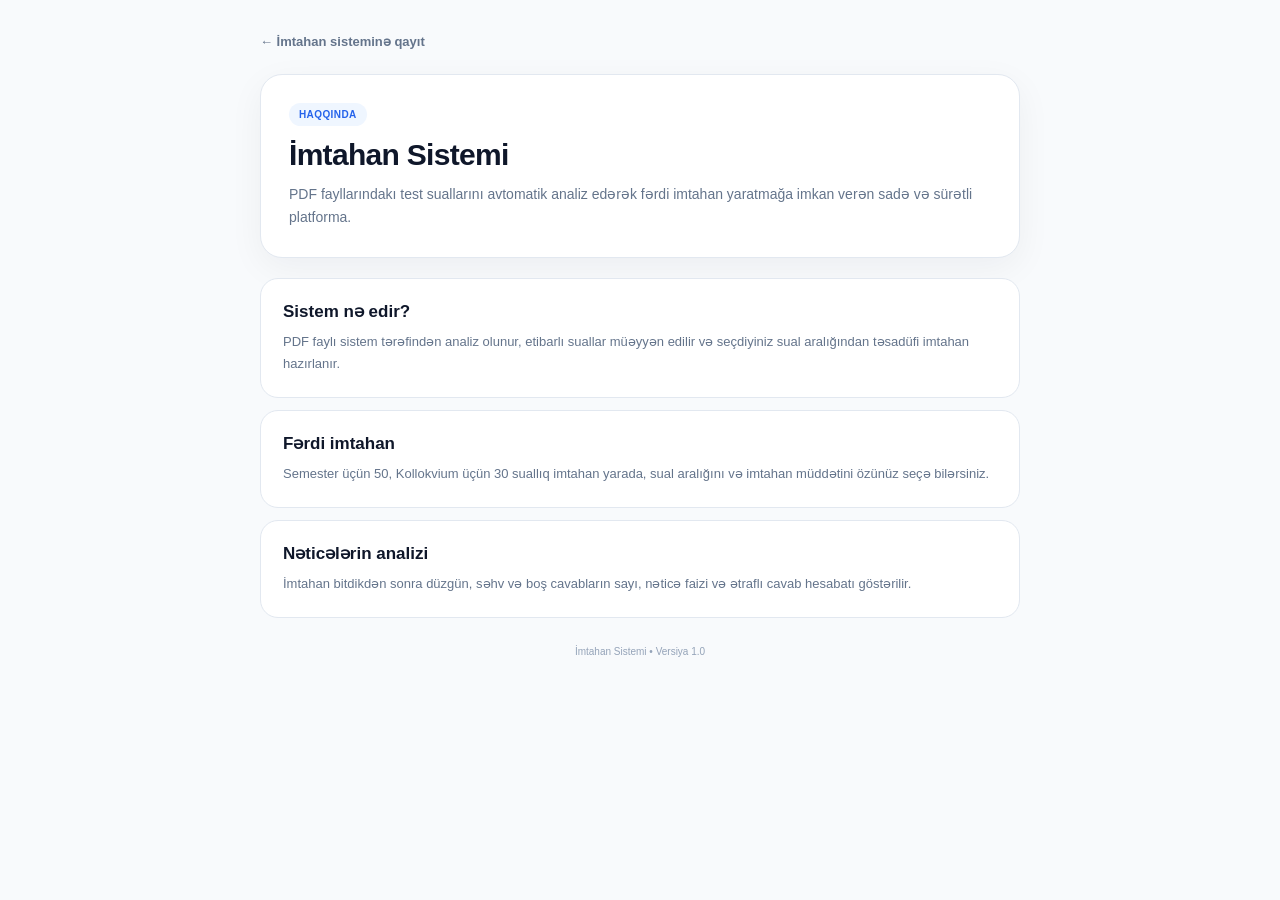
<file: pages/about.html>
<!DOCTYPE html>
<html lang="az">

<head>
    <meta charset="UTF-8">

    <meta
        name="viewport"
        content="width=device-width, initial-scale=1.0"
    >

    <title>İmtahan Sistemi</title>

    <link
        rel="stylesheet"
        href="../css/pages.css"
    >
</head>

<body>

<main class="page-shell">

    <!-- ================================================
         BACK
    ================================================= -->

    <div class="page-top">

        <a
            href="../index.html"
            class="page-back"
            data-i18n="about.back"
        >
            ← İmtahan sisteminə qayıt
        </a>

    </div>


    <!-- ================================================
         HERO
    ================================================= -->

    <section class="page-hero">

        <span
            class="page-badge"
            data-i18n="about.badge"
        >
            Haqqında
        </span>

        <h1 data-i18n="about.title">
            İmtahan Sistemi
        </h1>

        <p data-i18n="about.description">
            PDF fayllarındakı test suallarını avtomatik
            analiz edərək fərdi imtahan yaratmağa imkan
            verən sadə və sürətli platforma.
        </p>

    </section>


    <!-- ================================================
         SYSTEM
    ================================================= -->

    <section class="page-card">

        <h2 data-i18n="about.system.title">
            Sistem nə edir?
        </h2>

        <p data-i18n="about.system.description">
            PDF faylı sistem tərəfindən analiz olunur,
            etibarlı suallar müəyyən edilir və seçdiyiniz
            sual aralığından təsadüfi imtahan hazırlanır.
        </p>

    </section>


    <!-- ================================================
         PERSONAL EXAM
    ================================================= -->

    <section class="page-card">

        <h2 data-i18n="about.personal.title">
            Fərdi imtahan
        </h2>

        <p data-i18n="about.personal.description">
            Semester üçün 50, Kollokvium üçün 30 suallıq
            imtahan yarada, sual aralığını və imtahan
            müddətini özünüz seçə bilərsiniz.
        </p>

    </section>


    <!-- ================================================
         RESULTS
    ================================================= -->

    <section class="page-card">

        <h2 data-i18n="about.results.title">
            Nəticələrin analizi
        </h2>

        <p data-i18n="about.results.description">
            İmtahan bitdikdən sonra düzgün, səhv və boş
            cavabların sayı, nəticə faizi və ətraflı
            cavab hesabatı göstərilir.
        </p>

    </section>


    <!-- ================================================
         FOOTER
    ================================================= -->

    <footer
        class="page-footer"
        data-i18n="about.footer"
    >
        İmtahan Sistemi • Versiya 1.0
    </footer>

</main>


<!-- LANGUAGE SYSTEM -->

<script src="../js/language.js"></script>

</body>

</html>
</file>
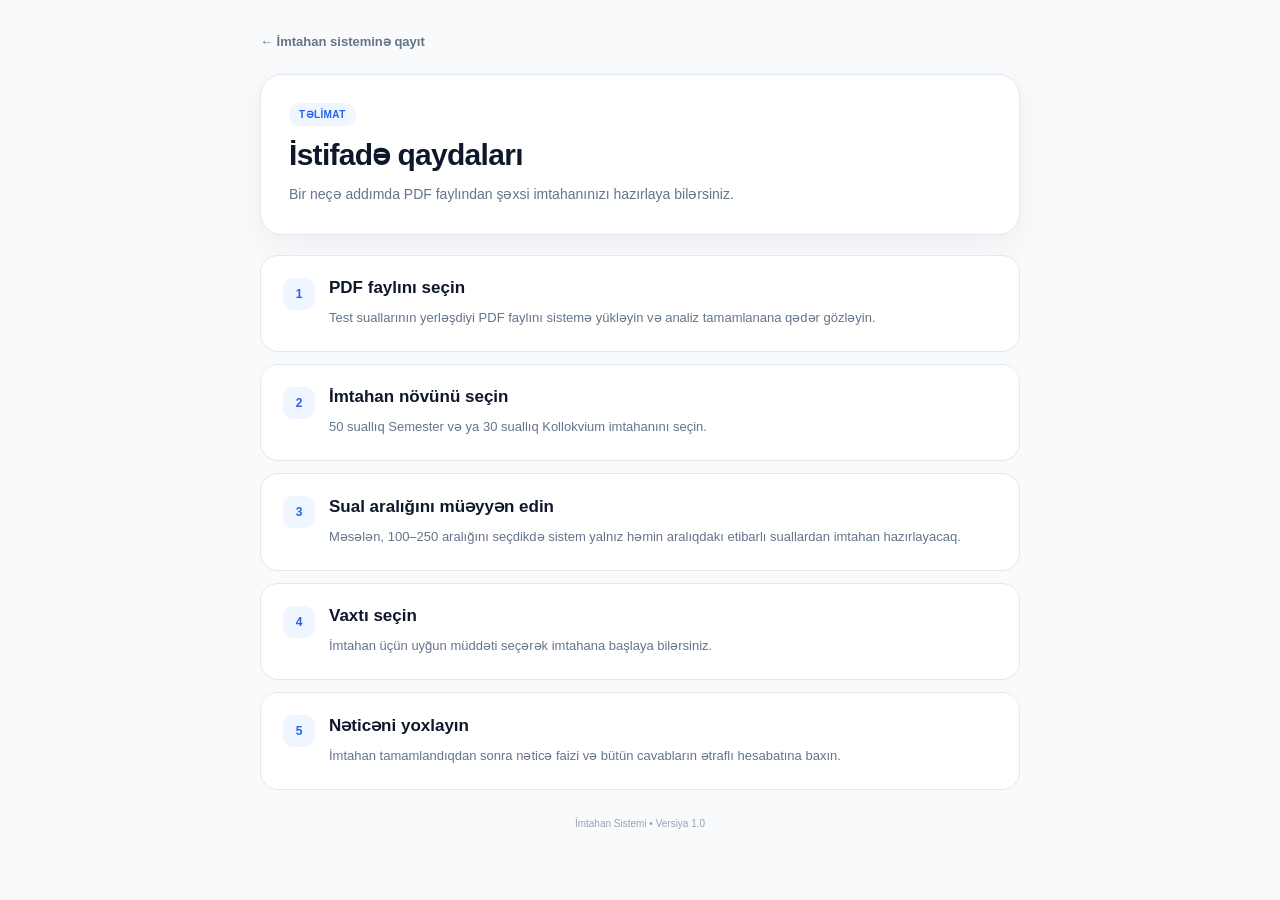
<file: pages/guide.html>
<!DOCTYPE html>
<html lang="az">

<head>
    <meta charset="UTF-8">

    <meta
        name="viewport"
        content="width=device-width, initial-scale=1.0"
    >

    <title>İstifadə qaydaları — İmtahan Sistemi</title>

    <link
        rel="stylesheet"
        href="../css/pages.css"
    >
</head>

<body data-title-i18n="guide.title">

<main class="page-shell">

    <!-- BACK -->

    <div class="page-top">

        <a
            href="../index.html"
            class="page-back"
            data-i18n="guide.back"
        >
            ← İmtahan sisteminə qayıt
        </a>

    </div>


    <!-- HERO -->

    <section class="page-hero">

        <span
            class="page-badge"
            data-i18n="guide.badge"
        >
            Təlimat
        </span>

        <h1 data-i18n="guide.title">
            İstifadə qaydaları
        </h1>

        <p data-i18n="guide.description">
            Bir neçə addımda PDF faylından şəxsi
            imtahanınızı hazırlaya bilərsiniz.
        </p>

    </section>


    <!-- STEP 1 -->

    <section class="page-card guide-step">

        <span class="guide-number">
            1
        </span>

        <div>

            <h2 data-i18n="guide.step1.title">
                PDF faylını seçin
            </h2>

            <p data-i18n="guide.step1.description">
                Test suallarının yerləşdiyi PDF faylını
                sistemə yükləyin və analiz tamamlanana
                qədər gözləyin.
            </p>

        </div>

    </section>


    <!-- STEP 2 -->

    <section class="page-card guide-step">

        <span class="guide-number">
            2
        </span>

        <div>

            <h2 data-i18n="guide.step2.title">
                İmtahan növünü seçin
            </h2>

            <p data-i18n="guide.step2.description">
                50 suallıq Semester və ya 30 suallıq
                Kollokvium imtahanını seçin.
            </p>

        </div>

    </section>


    <!-- STEP 3 -->

    <section class="page-card guide-step">

        <span class="guide-number">
            3
        </span>

        <div>

            <h2 data-i18n="guide.step3.title">
                Sual aralığını müəyyən edin
            </h2>

            <p data-i18n="guide.step3.description">
                Məsələn, 100–250 aralığını seçdikdə
                sistem yalnız həmin aralıqdakı etibarlı
                suallardan imtahan hazırlayacaq.
            </p>

        </div>

    </section>


    <!-- STEP 4 -->

    <section class="page-card guide-step">

        <span class="guide-number">
            4
        </span>

        <div>

            <h2 data-i18n="guide.step4.title">
                Vaxtı seçin
            </h2>

            <p data-i18n="guide.step4.description">
                İmtahan üçün uyğun müddəti seçərək
                imtahana başlaya bilərsiniz.
            </p>

        </div>

    </section>


    <!-- STEP 5 -->

    <section class="page-card guide-step">

        <span class="guide-number">
            5
        </span>

        <div>

            <h2 data-i18n="guide.step5.title">
                Nəticəni yoxlayın
            </h2>

            <p data-i18n="guide.step5.description">
                İmtahan tamamlandıqdan sonra nəticə
                faizi və bütün cavabların ətraflı
                hesabatına baxın.
            </p>

        </div>

    </section>


    <!-- FOOTER -->

    <footer
        class="page-footer"
        data-i18n="guide.footer"
    >
        İmtahan Sistemi • Versiya 1.0
    </footer>

</main>


<!-- LANGUAGE SYSTEM -->

<script src="../js/language.js"></script>

</body>

</html>
</file>
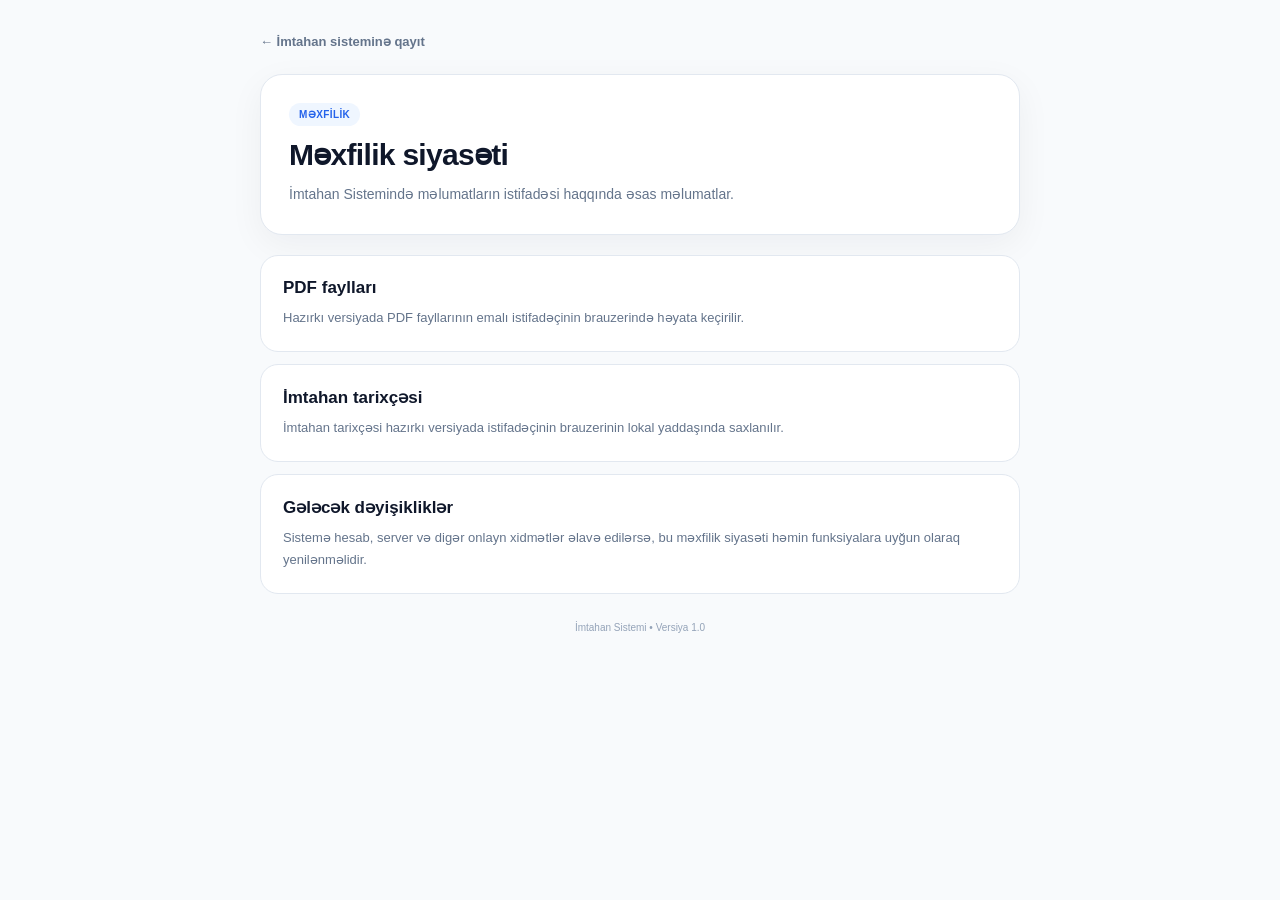
<file: pages/privacy.html>
<!DOCTYPE html>
<html lang="az">

<head>
    <meta charset="UTF-8">

    <meta
        name="viewport"
        content="width=device-width, initial-scale=1.0"
    >

    <title>Məxfilik siyasəti — İmtahan Sistemi</title>

    <link
        rel="stylesheet"
        href="../css/pages.css"
    >
</head>

<body data-title-i18n="privacy.title">

<main class="page-shell">

    <!-- ================================================
         BACK
    ================================================= -->

    <div class="page-top">

        <a
            href="../index.html"
            class="page-back"
            data-i18n="privacy.back"
        >
            ← İmtahan sisteminə qayıt
        </a>

    </div>


    <!-- ================================================
         HERO
    ================================================= -->

    <section class="page-hero">

        <span
            class="page-badge"
            data-i18n="privacy.badge"
        >
            Məxfilik
        </span>

        <h1 data-i18n="privacy.title">
            Məxfilik siyasəti
        </h1>

        <p data-i18n="privacy.description">
            İmtahan Sistemində məlumatların istifadəsi
            haqqında əsas məlumatlar.
        </p>

    </section>


    <!-- ================================================
         PDF FILES
    ================================================= -->

    <section class="page-card">

        <h2 data-i18n="privacy.pdf.title">
            PDF faylları
        </h2>

        <p data-i18n="privacy.pdf.description">
            Hazırkı versiyada PDF fayllarının emalı
            istifadəçinin brauzerində həyata keçirilir.
        </p>

    </section>


    <!-- ================================================
         EXAM HISTORY
    ================================================= -->

    <section class="page-card">

        <h2 data-i18n="privacy.history.title">
            İmtahan tarixçəsi
        </h2>

        <p data-i18n="privacy.history.description">
            İmtahan tarixçəsi hazırkı versiyada
            istifadəçinin brauzerinin lokal yaddaşında
            saxlanılır.
        </p>

    </section>


    <!-- ================================================
         FUTURE CHANGES
    ================================================= -->

    <section class="page-card">

        <h2 data-i18n="privacy.future.title">
            Gələcək dəyişikliklər
        </h2>

        <p data-i18n="privacy.future.description">
            Sistemə hesab, server və digər onlayn
            xidmətlər əlavə edilərsə, bu məxfilik
            siyasəti həmin funksiyalara uyğun olaraq
            yenilənməlidir.
        </p>

    </section>


    <!-- ================================================
         FOOTER
    ================================================= -->

    <footer
        class="page-footer"
        data-i18n="privacy.footer"
    >
        İmtahan Sistemi • Versiya 1.0
    </footer>

</main>


<!-- ================================================
     LANGUAGE SYSTEM
================================================= -->

<script src="../js/language.js"></script>

</body>

</html>
</file>
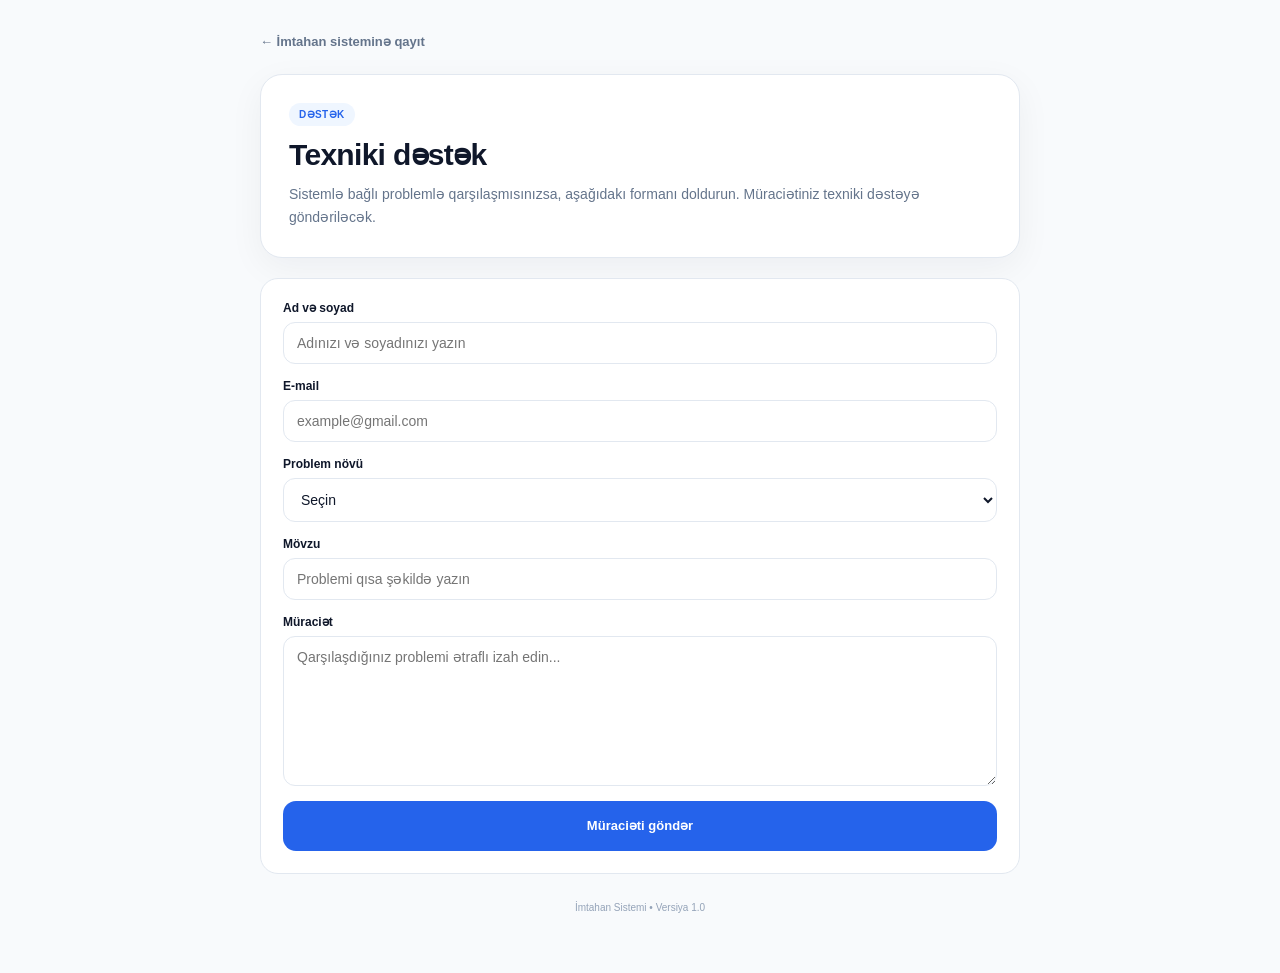
<file: pages/support.html>
<!DOCTYPE html>
<html lang="az">

<head>
    <meta charset="UTF-8">

    <meta
        name="viewport"
        content="width=device-width, initial-scale=1.0"
    >

    <title>Texniki dəstək — İmtahan Sistemi</title>

    <link
        rel="stylesheet"
        href="../css/pages.css"
    >
</head>

<body data-title-i18n="support.title">

<main class="page-shell">

    <!-- ================================================
         BACK
    ================================================= -->

    <div class="page-top">

        <a
            href="../index.html"
            class="page-back"
            data-i18n="support.back"
        >
            ← İmtahan sisteminə qayıt
        </a>

    </div>


    <!-- ================================================
         HERO
    ================================================= -->

    <section class="page-hero">

        <span
            class="page-badge"
            data-i18n="support.badge"
        >
            Dəstək
        </span>

        <h1 data-i18n="support.title">
            Texniki dəstək
        </h1>

        <p data-i18n="support.description">
            Sistemlə bağlı problemlə qarşılaşmısınızsa,
            aşağıdakı formanı doldurun. Müraciətiniz
            texniki dəstəyə göndəriləcək.
        </p>

    </section>


    <!-- ================================================
         SUPPORT FORM
    ================================================= -->

    <section class="page-card">

        <form
            id="supportForm"
            class="support-form"
        >

            <!-- NAME -->

            <div class="form-field">

                <label
                    for="supportName"
                    data-i18n="support.name.label"
                >
                    Ad və soyad
                </label>

                <input
                    type="text"
                    id="supportName"
                    name="name"
                    placeholder="Adınızı və soyadınızı yazın"
                    data-i18n-placeholder="support.name.placeholder"
                    autocomplete="name"
                    maxlength="100"
                    required
                >

            </div>


            <!-- EMAIL -->

            <div class="form-field">

                <label
                    for="supportEmail"
                    data-i18n="support.email.label"
                >
                    E-mail
                </label>

                <input
                    type="email"
                    id="supportEmail"
                    name="email"
                    placeholder="example@gmail.com"
                    data-i18n-placeholder="support.email.placeholder"
                    autocomplete="email"
                    maxlength="150"
                    required
                >

            </div>


            <!-- CATEGORY -->

            <div class="form-field">

                <label
                    for="supportCategory"
                    data-i18n="support.category.label"
                >
                    Problem növü
                </label>

                <select
                    id="supportCategory"
                    name="category"
                    required
                >

                    <option
                        value=""
                        data-i18n="support.category.choose"
                    >
                        Seçin
                    </option>

                    <option
                        value="PDF problemi"
                        data-i18n="support.category.pdf"
                    >
                        PDF problemi
                    </option>

                    <option
                        value="Sualların çıxarılması"
                        data-i18n="support.category.questions"
                    >
                        Sualların çıxarılması
                    </option>

                    <option
                        value="İmtahan problemi"
                        data-i18n="support.category.exam"
                    >
                        İmtahan problemi
                    </option>

                    <option
                        value="Nəticə problemi"
                        data-i18n="support.category.result"
                    >
                        Nəticə problemi
                    </option>

                    <option
                        value="Sayt problemi"
                        data-i18n="support.category.website"
                    >
                        Sayt problemi
                    </option>

                    <option
                        value="Təklif"
                        data-i18n="support.category.suggestion"
                    >
                        Təklif
                    </option>

                    <option
                        value="Digər"
                        data-i18n="support.category.other"
                    >
                        Digər
                    </option>

                </select>

            </div>


            <!-- SUBJECT -->

            <div class="form-field">

                <label
                    for="supportSubject"
                    data-i18n="support.subject.label"
                >
                    Mövzu
                </label>

                <input
                    type="text"
                    id="supportSubject"
                    name="subject"
                    placeholder="Problemi qısa şəkildə yazın"
                    data-i18n-placeholder="support.subject.placeholder"
                    maxlength="150"
                    required
                >

            </div>


            <!-- MESSAGE -->

            <div class="form-field">

                <label
                    for="supportMessage"
                    data-i18n="support.message.label"
                >
                    Müraciət
                </label>

                <textarea
                    id="supportMessage"
                    name="message"
                    placeholder="Qarşılaşdığınız problemi ətraflı izah edin..."
                    data-i18n-placeholder="support.message.placeholder"
                    maxlength="3000"
                    required
                ></textarea>

            </div>


            <!--
            =================================================
            FORMSPREE

            Bunu tərcümə etmirik.
            İstifadəçi görmür və gələn e-mailin mövzusunun
            sabit qalması daha yaxşıdır.
            =================================================
            -->

            <input
                type="hidden"
                name="_subject"
                value="PDF İmtahan Sistemi — Yeni texniki dəstək müraciəti"
            >


            <!-- SUBMIT -->

            <button
                type="submit"
                id="supportSubmit"
                class="support-submit"
                data-i18n="support.submit"
            >
                Müraciəti göndər
            </button>

        </form>

    </section>


    <!-- ================================================
         FOOTER
    ================================================= -->

    <footer
        class="page-footer"
        data-i18n="support.footer"
    >
        İmtahan Sistemi • Versiya 1.0
    </footer>

</main>


<!-- ================================================
     SUCCESS MODAL
================================================= -->

<div
    id="supportSuccessModal"
    class="support-success-modal"
    aria-hidden="true"
>

    <div class="support-success-card">

        <div
            class="success-check"
            aria-hidden="true"
        >
            ✓
        </div>


        <h2 data-i18n="support.success.title">
            Müraciət göndərildi!
        </h2>


        <p data-i18n="support.success.description">
            Müraciətiniz uğurla texniki dəstəyə çatdırıldı.
            Ən qısa zamanda nəzərdən keçiriləcək.
        </p>


        <button
            type="button"
            id="supportSuccessClose"
            class="success-close-button"
            data-i18n="support.success.close"
        >
            Bağla
        </button>

    </div>

</div>


<!-- ================================================
     SCRIPTS
================================================= -->

<script src="../js/language.js"></script>

<script src="../js/support.js"></script>

</body>

</html>
</file>
<file: css/pages.css>
/* =========================================
   STATIC PAGES
========================================= */

* {
    box-sizing: border-box;
}

body {
    margin: 0;
    background: #f8fafc;
    color: #0f172a;
    font-family:
        -apple-system,
        BlinkMacSystemFont,
        "Segoe UI",
        sans-serif;
}

.page-shell {
    width: min(100% - 32px, 760px);
    margin: 0 auto;
    padding: 32px 0 60px;
}

.page-top {
    margin-bottom: 24px;
}

.page-back {
    display: inline-flex;
    align-items: center;
    gap: 7px;

    color: #64748b;

    font-size: 13px;
    font-weight: 700;

    text-decoration: none;
}

.page-back:hover {
    color: #2563eb;
}

.page-hero {
    margin-top: 22px;
    margin-bottom: 20px;

    padding: 28px;

    background: #ffffff;

    border: 1px solid #e2e8f0;
    border-radius: 22px;

    box-shadow:
        0 10px 35px
        rgba(15, 23, 42, 0.05);
}

.page-badge {
    display: inline-flex;

    margin-bottom: 12px;
    padding: 6px 10px;

    border-radius: 999px;

    background: #eff6ff;
    color: #2563eb;

    font-size: 10px;
    font-weight: 800;

    letter-spacing: .4px;
    text-transform: uppercase;
}

.page-hero h1 {
    margin: 0;

    font-size: 30px;
    line-height: 1.15;
    letter-spacing: -0.7px;
}

.page-hero p {
    margin: 10px 0 0;

    color: #64748b;

    font-size: 14px;
    line-height: 1.65;
}

.page-card {
    margin-top: 14px;
    padding: 22px;

    background: #ffffff;

    border: 1px solid #e2e8f0;
    border-radius: 18px;
}

.page-card h2 {
    margin: 0 0 9px;

    font-size: 17px;
}

.page-card p {
    margin: 0;

    color: #64748b;

    font-size: 13px;
    line-height: 1.7;
}

.page-card + .page-card {
    margin-top: 12px;
}


/* SUPPORT FORM */

.support-form {
    display: grid;
    gap: 15px;
}

.form-field {
    display: flex;
    flex-direction: column;
    gap: 7px;
}

.form-field label {
    font-size: 12px;
    font-weight: 750;
}

.form-field input,
.form-field select,
.form-field textarea {
    width: 100%;

    border: 1.5px solid #e2e8f0;
    border-radius: 12px;

    background: #ffffff;
    color: #0f172a;

    padding: 12px 13px;

    outline: none;

    font: inherit;
    font-size: 14px;

    transition: .2s ease;
}

.form-field textarea {
    min-height: 150px;
    resize: vertical;
}

.form-field input:focus,
.form-field select:focus,
.form-field textarea:focus {
    border-color: #2563eb;

    box-shadow:
        0 0 0 3px
        #dbeafe;
}

.support-submit {
    min-height: 50px;

    border: none;
    border-radius: 13px;

    background: #2563eb;
    color: #ffffff;

    font-size: 13px;
    font-weight: 800;

    cursor: pointer;
}

.support-submit:hover {
    background: #1d4ed8;
}


/* GUIDE */

.guide-step {
    display: flex;
    gap: 14px;
}

.guide-number {
    flex: 0 0 auto;

    width: 32px;
    height: 32px;

    display: grid;
    place-items: center;

    border-radius: 10px;

    background: #eff6ff;
    color: #2563eb;

    font-size: 12px;
    font-weight: 900;
}


/* FOOTER */

.page-footer {
    padding-top: 28px;

    color: #94a3b8;

    text-align: center;

    font-size: 10px;
}


/* MOBILE */

@media (max-width: 600px) {

    .page-shell {
        width: min(100% - 24px, 760px);
        padding-top: 18px;
    }

    .page-hero {
        padding: 22px 18px;
        border-radius: 18px;
    }

    .page-hero h1 {
        font-size: 25px;
    }

    .page-hero p {
        font-size: 12px;
    }

    .page-card {
        padding: 18px 16px;
        border-radius: 16px;
    }

}


/* =========================================
   SUPPORT STATUS
========================================= */

.support-message {
    display: none;

    padding: 12px 14px;

    border-radius: 12px;

    font-size: 12px;
    font-weight: 650;
    line-height: 1.5;
}

.support-message:not(:empty) {
    display: block;
}

.support-message.success {
    border: 1px solid #bbf7d0;

    background: #f0fdf4;
    color: #15803d;
}

.support-message.error {
    border: 1px solid #fecaca;

    background: #fef2f2;
    color: #b91c1c;
}

.support-submit:disabled {
    opacity: 0.65;
    cursor: not-allowed;
}


/* =========================================
   SUPPORT SUCCESS MODAL
========================================= */

.support-success-modal {
    position: fixed;
    inset: 0;

    z-index: 9999;

    display: flex;
    align-items: center;
    justify-content: center;

    padding: 20px;

    background: rgba(15, 23, 42, 0.42);

    backdrop-filter: blur(7px);
    -webkit-backdrop-filter: blur(7px);

    opacity: 0;
    visibility: hidden;
    pointer-events: none;

    transition:
        opacity 0.25s ease,
        visibility 0.25s ease;
}

.support-success-modal.open {
    opacity: 1;
    visibility: visible;
    pointer-events: auto;
}

.support-success-card {
    width: min(100%, 390px);

    padding: 34px 25px 25px;

    background: #ffffff;

    border: 1px solid #e2e8f0;
    border-radius: 24px;

    text-align: center;

    box-shadow:
        0 25px 70px
        rgba(15, 23, 42, 0.20);

    transform:
        translateY(15px)
        scale(0.96);

    transition:
        transform 0.3s
        cubic-bezier(.2,.8,.2,1);
}

.support-success-modal.open
.support-success-card {
    transform:
        translateY(0)
        scale(1);
}

.success-check {
    width: 64px;
    height: 64px;

    display: grid;
    place-items: center;

    margin: 0 auto 18px;

    border-radius: 50%;

    background: #dcfce7;
    color: #16a34a;

    font-size: 30px;
    font-weight: 900;

    animation:
        successPop
        0.45s
        cubic-bezier(.2,.8,.2,1);
}

.support-success-card h2 {
    margin: 0;

    color: #0f172a;

    font-size: 22px;
    letter-spacing: -0.4px;
}

.support-success-card p {
    margin: 10px auto 22px;

    max-width: 300px;

    color: #64748b;

    font-size: 13px;
    line-height: 1.6;
}

.success-close-button {
    width: 100%;
    min-height: 48px;

    border: none;
    border-radius: 13px;

    background: #2563eb;
    color: white;

    font-size: 13px;
    font-weight: 800;

    cursor: pointer;
}

.success-close-button:hover {
    background: #1d4ed8;
}

@keyframes successPop {

    0% {
        transform: scale(0.4);
        opacity: 0;
    }

    70% {
        transform: scale(1.12);
    }

    100% {
        transform: scale(1);
        opacity: 1;
    }

}
</file>
